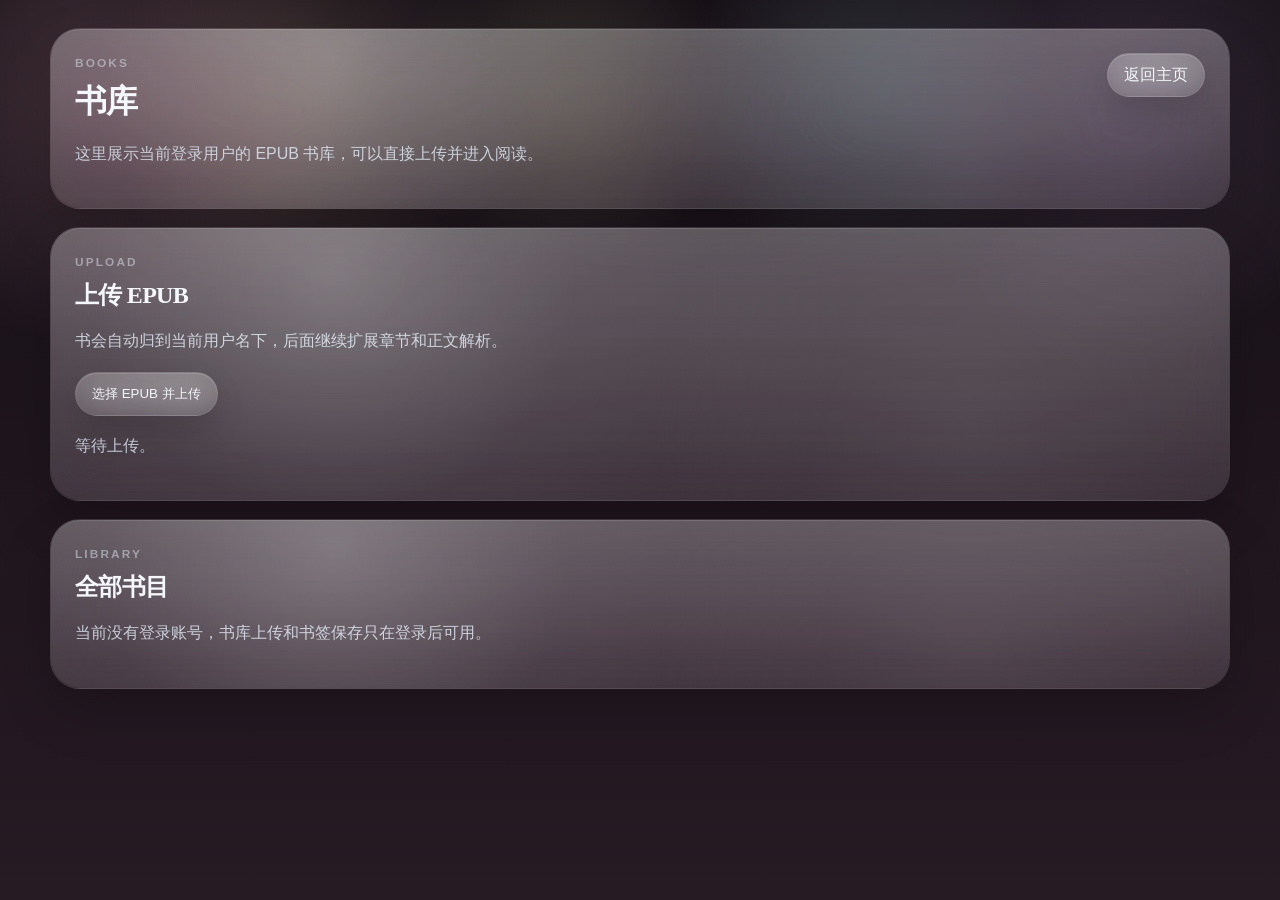
<file: books/index.html>
<!DOCTYPE html>
<html lang="zh-CN">
  <head>
    <meta charset="UTF-8" />
    <meta name="viewport" content="width=device-width, initial-scale=1.0" />
    <meta name="description" content="书库页 for Wan Start Page." />
    <title>书库 | Wan Start Page</title>
    <link rel="icon" type="image/svg+xml" href="../assets/icons/favicon.svg" />
    <link rel="stylesheet" href="./styles.css" />
  </head>
  <body>
    <main class="books-page">
      <header class="books-header glass-panel">
        <div>
          <p class="eyebrow" id="booksHeaderEyebrow">BOOKS</p>
          <h1 id="booksHeaderTitle">书库</h1>
          <p class="books-copy" id="booksHeaderCopy">这里展示当前登录用户的 EPUB 书库，可以直接上传并进入阅读。</p>
        </div>
        <div class="books-actions">
          <a class="books-link" id="booksBackHomeLink" href="../index.html">返回主页</a>
        </div>
      </header>

      <section class="books-upload-stage glass-panel">
        <div class="section-heading">
          <div>
            <p class="eyebrow">UPLOAD</p>
            <h2>上传 EPUB</h2>
          </div>
          <p class="books-copy">书会自动归到当前用户名下，后面继续扩展章节和正文解析。</p>
        </div>
        <div class="books-upload-actions">
          <input id="booksUploadInput" type="file" accept=".epub,application/epub+zip" hidden />
          <button id="booksUploadButton" class="books-link" type="button">选择 EPUB 并上传</button>
        </div>
        <p id="booksUploadResult" class="books-copy">等待上传。</p>
      </section>

      <section class="books-library-stage glass-panel">
          <div class="section-heading">
            <div>
              <p class="eyebrow" id="booksLibraryEyebrow">LIBRARY</p>
              <h2 id="booksLibraryTitle">全部书目</h2>
            </div>
          </div>
          <div id="booksList" class="books-list"></div>
      </section>
    </main>

    <div id="bookPreviewModal" class="book-preview-modal" aria-hidden="true">
      <div class="book-preview-backdrop" id="bookPreviewBackdrop"></div>
      <section class="book-preview-panel glass-panel" role="dialog" aria-modal="true" aria-labelledby="booksTitle">
        <button id="bookPreviewClose" class="book-preview-close" type="button" aria-label="关闭书籍预览">关闭</button>
        <div class="section-heading">
          <div>
            <p class="eyebrow" id="booksPreviewEyebrow">PREVIEW</p>
            <h2 id="booksTitle">加载中</h2>
          </div>
        </div>
        <p id="booksSummary" class="books-summary">正在读取书库信息。</p>
        <div id="booksMeta" class="books-meta"></div>
        <div id="booksContent" class="books-content"></div>
        <a id="booksReaderLink" class="books-reader-link" href="./reader.html">进入阅读页</a>
      </section>
    </div>

    <script src="./script.js"></script>
  </body>
</html>
</file>
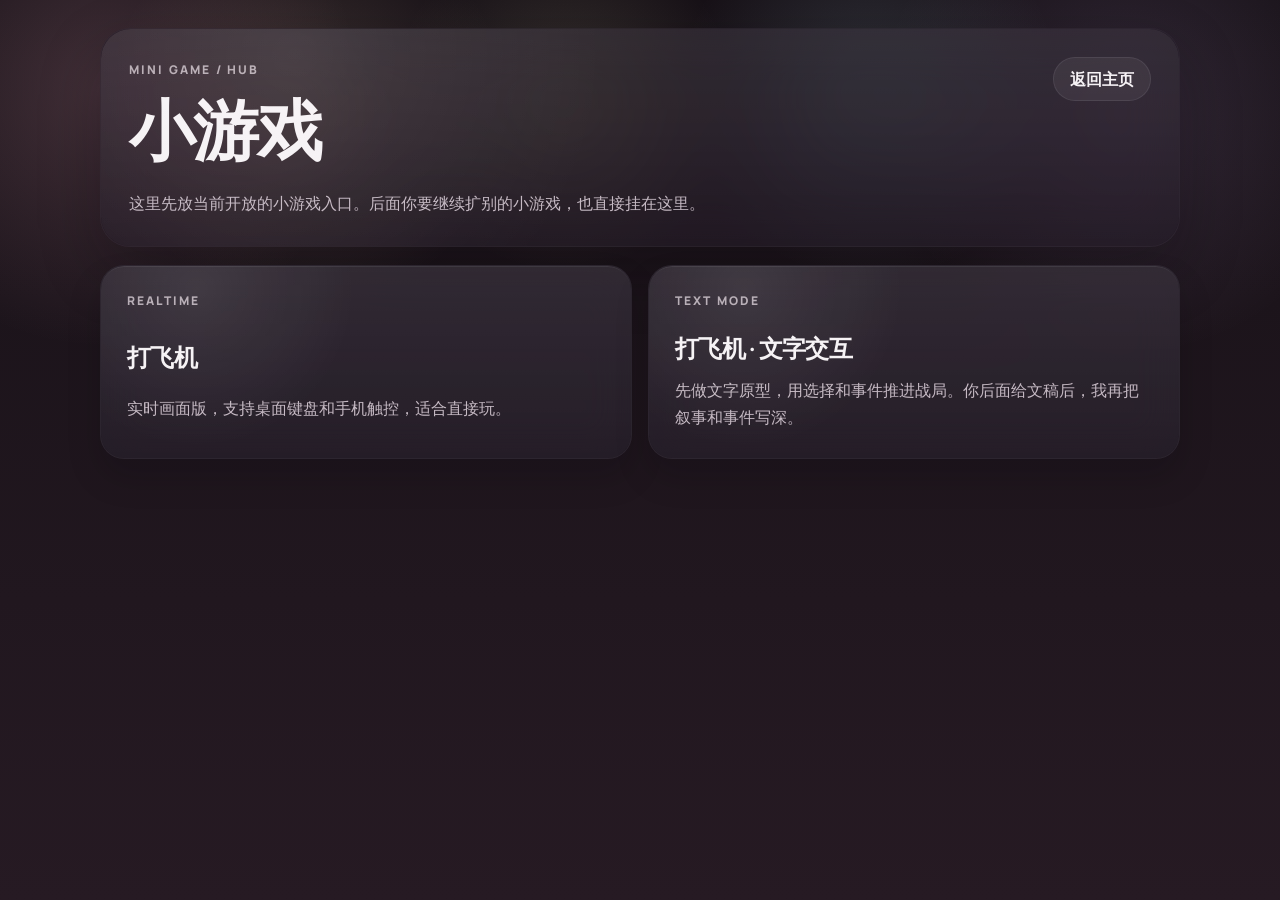
<file: games/index.html>
<!DOCTYPE html>
<html lang="zh-CN">
  <head>
    <meta charset="UTF-8" />
    <meta name="viewport" content="width=device-width, initial-scale=1.0" />
    <meta name="description" content="Game hub for Wan start page." />
    <title>小游戏 | Wan Start Page</title>
    <link rel="preconnect" href="https://fonts.googleapis.com" />
    <link rel="preconnect" href="https://fonts.gstatic.com" crossorigin />
    <link
      href="https://fonts.googleapis.com/css2?family=Manrope:wght@400;500;700;800&family=Fraunces:opsz,wght@9..144,600;9..144,700&display=swap"
      rel="stylesheet"
    />
    <link rel="icon" type="image/svg+xml" href="../assets/icons/favicon.svg" />
    <link rel="stylesheet" href="./games-hub.css" />
  </head>
  <body>
    <main class="hub-page">
      <header class="hub-header panel">
        <div>
          <p class="eyebrow">MINI GAME / HUB</p>
          <h1>小游戏</h1>
          <p class="hub-copy">这里先放当前开放的小游戏入口。后面你要继续扩别的小游戏，也直接挂在这里。</p>
        </div>
        <a class="back-link" href="../index.html">返回主页</a>
      </header>

      <section class="hub-grid">
        <a class="game-tile panel" href="./shooter.html">
          <span class="mini-label">REALTIME</span>
          <strong>打飞机</strong>
          <p>实时画面版，支持桌面键盘和手机触控，适合直接玩。</p>
        </a>

        <a class="game-tile panel" href="./text-shooter.html" hidden aria-hidden="true">
          <span class="mini-label">TEXT MODE</span>
          <strong>打飞机 · 文字交互</strong>
          <p>先做文字原型，用选择和事件推进战局。你后面给文稿后，我再把叙事和事件写深。</p>
        </a>
      </section>
    </main>
  </body>
</html>
</file>
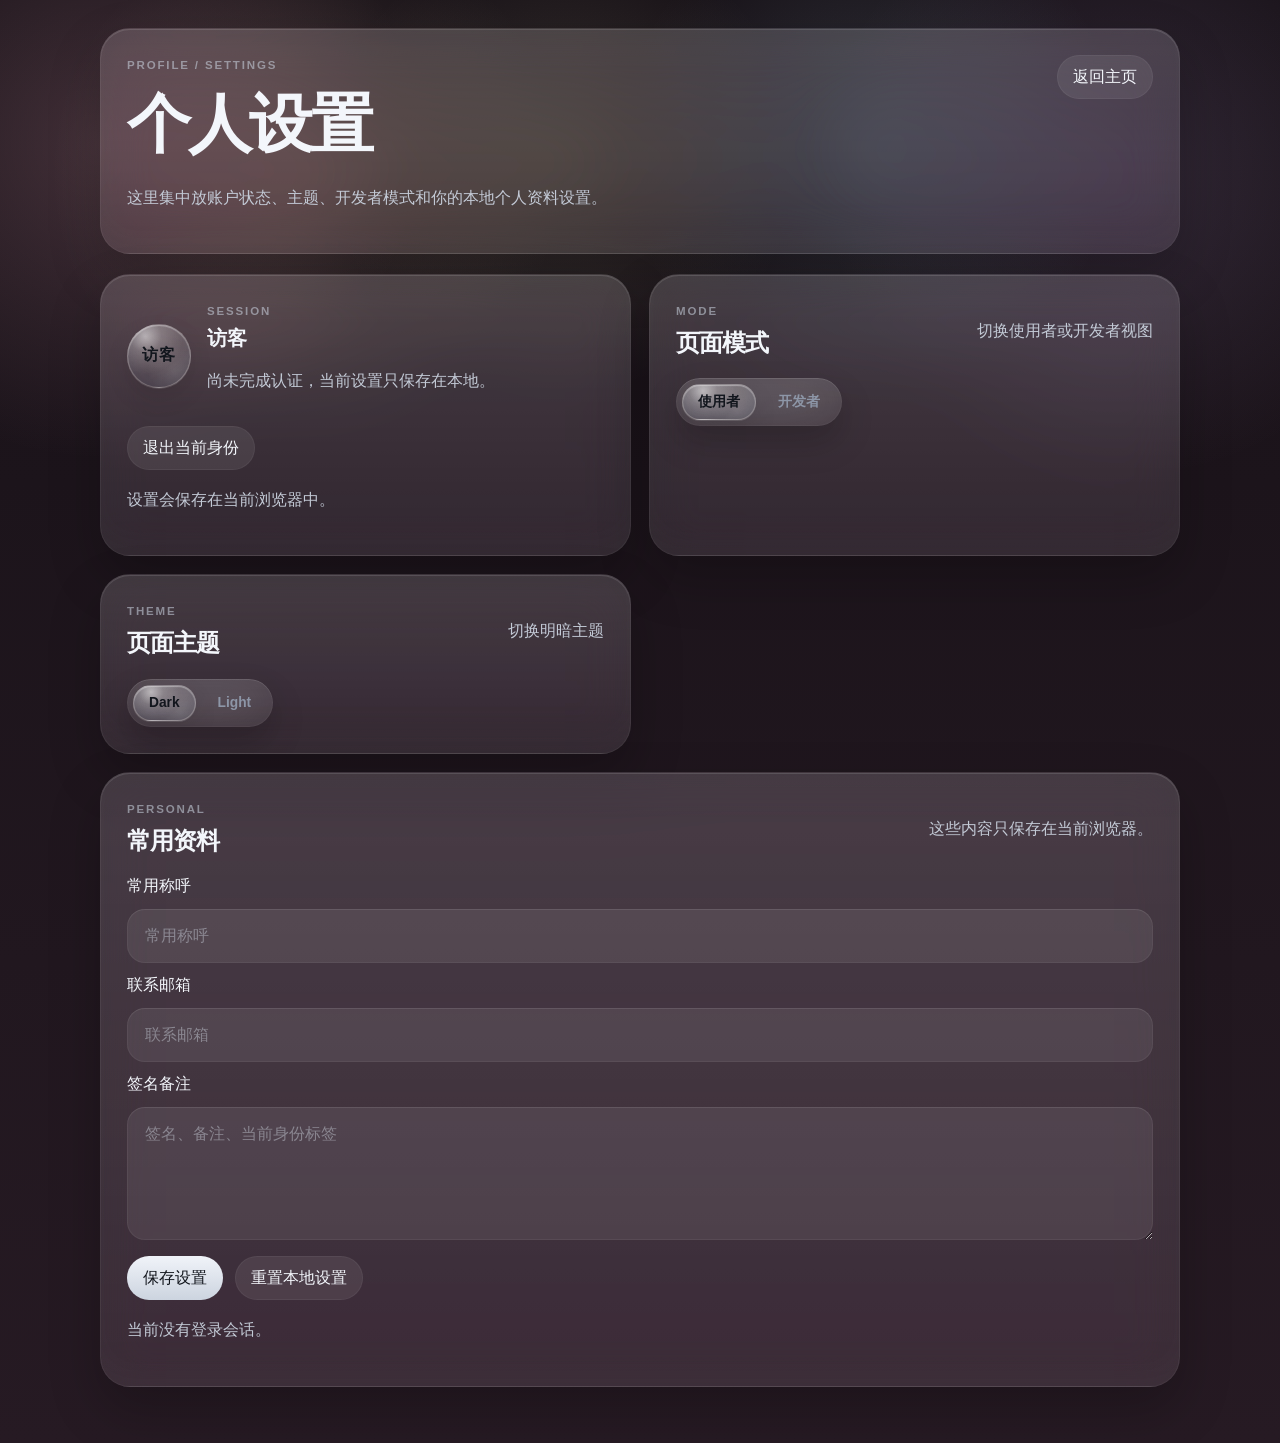
<file: personal/index.html>
<!DOCTYPE html>
<html lang="zh-CN">
  <head>
    <meta charset="UTF-8" />
    <meta name="viewport" content="width=device-width, initial-scale=1.0" />
    <meta name="description" content="Personal settings for Wan Start Page." />
    <title>个人设置 | Wan Start Page</title>
    <link rel="icon" type="image/svg+xml" href="../assets/icons/favicon.svg" />
    <link rel="stylesheet" href="./styles.css" />
  </head>
  <body>
    <main class="personal-page">
      <header class="personal-header glass-card">
        <div class="personal-header-copy">
          <p class="eyebrow">PROFILE / SETTINGS</p>
          <h1>个人设置</h1>
          <p class="personal-copy">这里集中放账户状态、主题、开发者模式和你的本地个人资料设置。</p>
        </div>
        <div class="personal-header-actions">
          <a class="subtle-link" href="../index.html">返回主页</a>
        </div>
      </header>

      <section class="personal-grid">
        <article class="glass-card settings-card">
          <div class="settings-account">
            <span id="settingsAvatarInitials" class="settings-avatar-initials">WA</span>
            <div>
              <span class="mini-label">SESSION</span>
              <strong id="settingsAccountName" class="settings-account-name">未登录</strong>
              <p id="settingsAccountMeta" class="settings-account-meta">完成认证后，这里会显示当前用户状态。</p>
            </div>
          </div>

          <div class="settings-actions">
            <button id="personalLogoutButton" class="subtle-button" type="button">退出当前身份</button>
          </div>
          <p id="personalResultText" class="settings-result">设置会保存在当前浏览器中。</p>
        </article>

        <article class="glass-card settings-card">
          <div class="settings-block-head">
            <div>
              <span class="mini-label">MODE</span>
              <h2>页面模式</h2>
            </div>
            <p class="settings-tip">切换使用者或开发者视图</p>
          </div>
          <div class="mode-switch" role="group" aria-label="页面模式切换">
            <span class="segment-highlight" aria-hidden="true"></span>
            <button id="userModeButton" class="mode-button is-active" type="button" aria-pressed="true">使用者</button>
            <button id="developerModeButton" class="mode-button" type="button" aria-pressed="false">开发者</button>
          </div>
        </article>

        <article class="glass-card settings-card">
          <div class="settings-block-head">
            <div>
              <span class="mini-label">THEME</span>
              <h2>页面主题</h2>
            </div>
            <p class="settings-tip">切换明暗主题</p>
          </div>
          <div class="theme-switch" role="group" aria-label="主题切换">
            <span class="segment-highlight" aria-hidden="true"></span>
            <button id="themeDarkButton" class="theme-button is-active" type="button" aria-pressed="true">Dark</button>
            <button id="themeLightButton" class="theme-button" type="button" aria-pressed="false">Light</button>
          </div>
        </article>

        <article class="glass-card settings-card settings-form-card">
          <div class="settings-block-head">
            <div>
              <span class="mini-label">PERSONAL</span>
              <h2>常用资料</h2>
            </div>
            <p class="settings-tip">这些内容只保存在当前浏览器。</p>
          </div>

          <div class="settings-form-grid">
            <label class="sr-only" for="settingsPreferredNameInput">常用称呼</label>
            <input id="settingsPreferredNameInput" class="settings-input" type="text" placeholder="常用称呼" autocomplete="nickname" />

            <label class="sr-only" for="settingsEmailInput">联系邮箱</label>
            <input id="settingsEmailInput" class="settings-input" type="email" placeholder="联系邮箱" autocomplete="email" />

            <label class="sr-only" for="settingsSignatureInput">签名备注</label>
            <textarea id="settingsSignatureInput" class="settings-textarea" rows="4" placeholder="签名、备注、当前身份标签"></textarea>
          </div>

          <div class="settings-actions">
            <button id="settingsSaveButton" class="primary-button" type="button">保存设置</button>
            <button id="settingsResetButton" class="subtle-button" type="button">重置本地设置</button>
          </div>
          <p id="settingsResultText" class="settings-result">等待操作。</p>
        </article>
      </section>
    </main>

    <script src="./script.js"></script>
  </body>
</html>
</file>
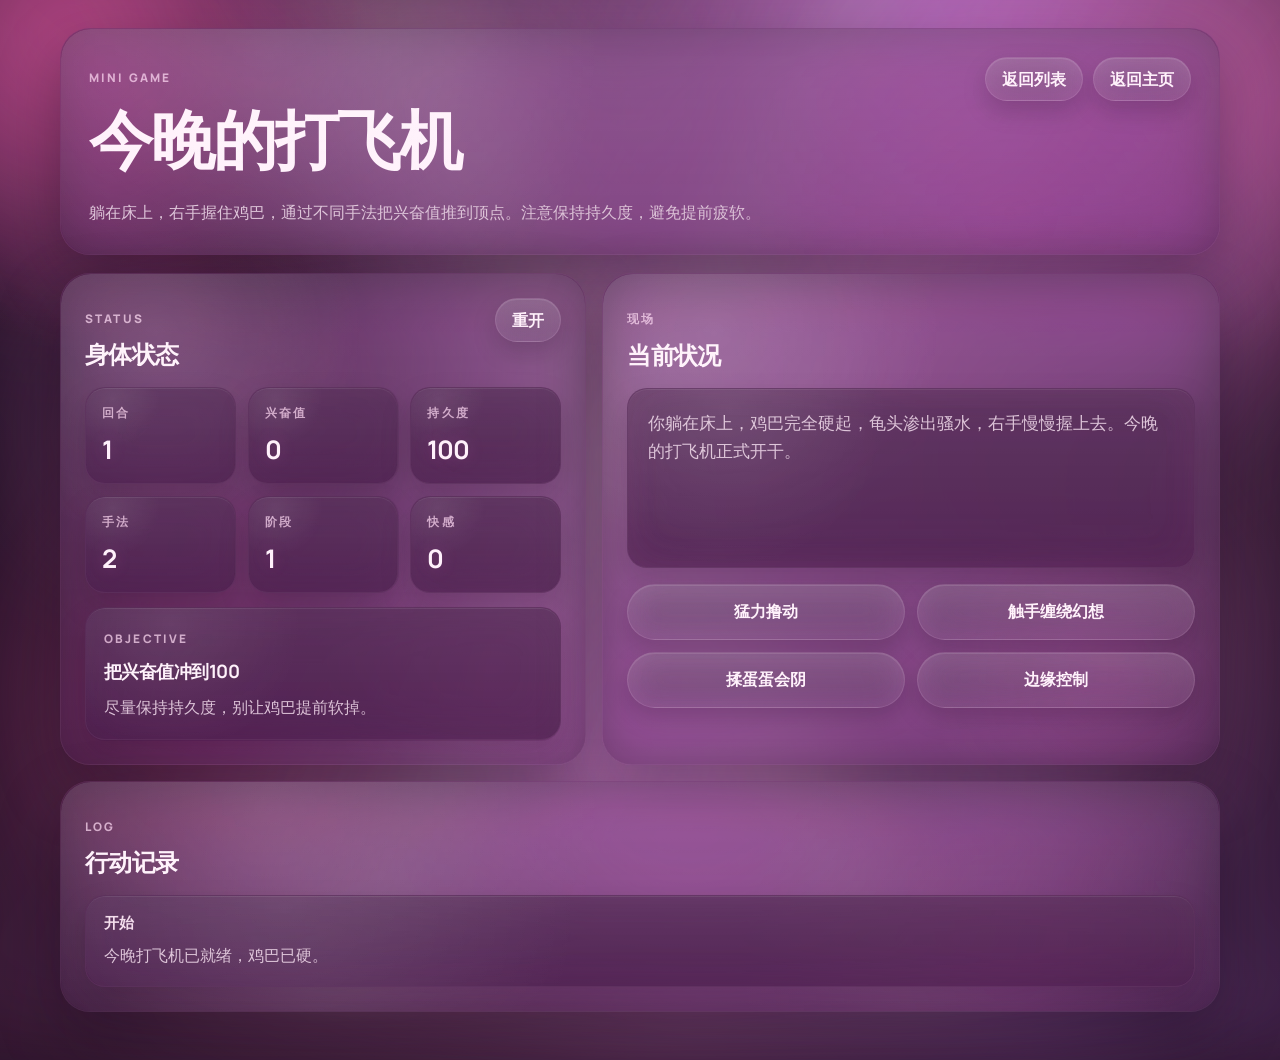
<file: games/text-shooter.html>
<!DOCTYPE html>
<html lang="zh-CN">
  <head>
    <meta charset="UTF-8" />
    <meta name="viewport" content="width=device-width, initial-scale=1.0" />
    <meta name="description" content="打飞机文字交互小游戏" />
    <title>打飞机 · 文字交互</title>
    <link rel="preconnect" href="https://fonts.googleapis.com" />
    <link rel="preconnect" href="https://fonts.gstatic.com" crossorigin />
    <link href="https://fonts.googleapis.com/css2?family=Manrope:wght@400;500;700;800&family=Fraunces:opsz,wght@9..144,600;9..144,700&display=swap" rel="stylesheet" />
    <link rel="icon" type="image/svg+xml" href="../assets/icons/favicon.svg" />
    <link rel="stylesheet" href="./text-shooter.css" />
  </head>
  <body>
    <div class="club-light-layer club-light-layer-a" aria-hidden="true"></div>
    <div class="club-light-layer club-light-layer-b" aria-hidden="true"></div>
    <div class="club-light-layer club-light-layer-c" aria-hidden="true"></div>
    <div class="club-strobe-layer" aria-hidden="true"></div>
    <div class="club-beam-layer club-beam-layer-a" aria-hidden="true"></div>
    <div class="club-beam-layer club-beam-layer-b" aria-hidden="true"></div>
    <main class="text-game-page">
      <header class="page-header panel">
        <div>
          <p class="eyebrow">MINI GAME</p>
          <h1>今晚的打飞机</h1>
          <p class="page-copy">躺在床上，右手握住鸡巴，通过不同手法把兴奋值推到顶点。注意保持持久度，避免提前疲软。</p>
        </div>
        <div class="header-actions">
          <a class="back-link" href="./index.html">返回列表</a>
          <a class="back-link" href="../index.html">返回主页</a>
        </div>
      </header>
      <section class="text-game-grid">
        <article class="panel status-panel">
          <div class="section-heading">
            <div>
              <p class="eyebrow">STATUS</p>
              <h2>身体状态</h2>
            </div>
            <button id="textShooterRestart" class="pill-button" type="button">重开</button>
          </div>
          <div class="status-grid">
            <div class="status-cell">
              <span class="status-label">回合</span>
              <strong id="turnValue">1</strong>
            </div>
            <div class="status-cell">
              <span class="status-label">兴奋值</span>
              <strong id="hpValue">0</strong>
            </div>
            <div class="status-cell">
              <span class="status-label">持久度</span>
              <strong id="shieldValue">100</strong>
            </div>
            <div class="status-cell">
              <span class="status-label">手法</span>
              <strong id="ammoValue">2</strong>
            </div>
            <div class="status-cell">
              <span class="status-label">阶段</span>
              <strong id="waveValue">1</strong>
            </div>
            <div class="status-cell">
              <span class="status-label">快感</span>
              <strong id="scoreValue">0</strong>
            </div>
          </div>
          <div class="objective-card">
            <span class="mini-label">OBJECTIVE</span>
            <strong id="objectiveTitle">把兴奋值冲到 100</strong>
            <p id="objectiveMeta">同时尽量保持持久度，避免提前疲软。</p>
          </div>
        </article>
        <article class="panel battle-panel">
          <div class="section-heading">
            <div>
              <p class="eyebrow">现场</p>
              <h2>当前状况</h2>
            </div>
          </div>
          <div id="narrativeBox" class="narrative-box">
            你躺在床上，鸡巴已经半硬，右手慢慢握了上去。今晚的打飞机时间开始。
          </div>
          <div class="action-grid">
            <button class="action-button" type="button" data-action="shoot">猛力撸动</button>
            <button class="action-button" type="button" data-action="evade">边缘控制</button>
            <button class="action-button" type="button" data-action="focus">精细龟头</button>
            <button class="action-button" type="button" data-action="charge">加润滑幻想</button>
          </div>
        </article>
        <article class="panel log-panel">
          <div class="section-heading">
            <div>
              <p class="eyebrow">LOG</p>
              <h2>行动记录</h2>
            </div>
          </div>
          <div id="textShooterLog" class="log-list"></div>
        </article>
      </section>
    </main>
    <script src="./text-shooter.js"></script>
  </body>
</html>
</file>
<file: books/styles.css>
:root {
  --bg: #171117;
  --bg-2: #261a23;
  --surface: rgba(29, 35, 46, 0.62);
  --text: #f3f6fb;
  --muted: #c3cad6;
  --line: rgba(255, 255, 255, 0.06);
  --shadow: 0 18px 50px rgba(0, 0, 0, 0.28);
  --radius-xl: 30px;
  --radius-lg: 24px;
  --liquid-fill: linear-gradient(180deg, rgba(255, 255, 255, 0.14), rgba(255, 255, 255, 0.04)), rgba(255, 255, 255, 0.05);
  --liquid-border: rgba(255, 255, 255, 0.06);
  --liquid-shadow: 0 22px 52px rgba(0, 0, 0, 0.2), inset 0 1px 0 rgba(255, 255, 255, 0.12), inset 0 -18px 28px rgba(255, 255, 255, 0.02);
  --reader-paper: linear-gradient(180deg, rgba(255, 255, 255, 0.94), rgba(250, 248, 246, 0.98));
}

body[data-theme="dark"] {
  --reader-paper: linear-gradient(180deg, rgba(12, 15, 20, 0.98), rgba(16, 20, 28, 0.99));
}

* { box-sizing: border-box; }

body {
  margin: 0;
  min-height: 100vh;
  color: var(--text);
  font-family: "Manrope", sans-serif;
  background:
    radial-gradient(circle at 8% 10%, rgba(255, 180, 198, 0.18), transparent 18%),
    radial-gradient(circle at 24% 12%, rgba(255, 215, 178, 0.16), transparent 16%),
    radial-gradient(circle at 44% 11%, rgba(245, 240, 182, 0.14), transparent 16%),
    radial-gradient(circle at 68% 10%, rgba(182, 225, 243, 0.15), transparent 16%),
    radial-gradient(circle at 88% 12%, rgba(219, 187, 255, 0.13), transparent 18%),
    linear-gradient(180deg, var(--bg) 0%, var(--bg-2) 100%);
}

.books-page {
  max-width: 1220px;
  margin: 0 auto;
  padding: 28px 20px 48px;
}

.glass-panel {
  position: relative;
  background: var(--liquid-fill);
  border: 1px solid var(--liquid-border);
  border-radius: var(--radius-xl);
  box-shadow: var(--liquid-shadow);
  backdrop-filter: blur(24px) saturate(150%);
  -webkit-backdrop-filter: blur(24px) saturate(150%);
  overflow: hidden;
}

.glass-panel::before {
  content: "";
  position: absolute;
  inset: 0;
  border-radius: inherit;
  background:
    radial-gradient(circle at 24% 18%, rgba(255, 255, 255, 0.24), rgba(255, 255, 255, 0.06) 26%, transparent 56%),
    radial-gradient(circle at 78% 74%, rgba(255, 255, 255, 0.08), transparent 34%),
    linear-gradient(180deg, rgba(255, 255, 255, 0.12), rgba(255, 255, 255, 0.02));
  pointer-events: none;
}

.books-header,
.books-upload-stage,
.books-library-stage,
.books-reader {
  padding: 24px;
}

.books-header {
  display: flex;
  justify-content: space-between;
  align-items: start;
  gap: 18px;
}

.books-library-stage {
  margin-top: 18px;
}

.books-upload-stage {
  margin-top: 18px;
}

.eyebrow {
  margin: 0 0 10px;
  display: inline-block;
  letter-spacing: 0.18em;
  text-transform: uppercase;
  font-size: 0.74rem;
  color: rgba(198, 206, 219, 0.58);
  font-weight: 800;
}

.books-header h1,
.section-heading h2 {
  margin: 0;
  font-family: "Fraunces", serif;
  letter-spacing: -0.03em;
}

.books-copy,
.books-summary,
.books-content,
.books-content p {
  color: var(--muted);
  line-height: 1.78;
}

.books-meta {
  display: flex;
  flex-wrap: wrap;
  gap: 10px;
  margin: 18px 0 0;
}

.book-meta-chip {
  display: inline-flex;
  align-items: center;
  min-height: 36px;
  padding: 0 14px;
  border-radius: 16px;
  background: rgba(255, 255, 255, 0.08);
  border: 1px solid rgba(255, 255, 255, 0.06);
  box-shadow: inset 0 1px 0 rgba(255, 255, 255, 0.08);
  backdrop-filter: blur(18px) saturate(140%);
  -webkit-backdrop-filter: blur(18px) saturate(140%);
  color: var(--text);
  font-size: 0.92rem;
}

.books-actions {
  display: flex;
  gap: 12px;
  flex-wrap: wrap;
}

.books-upload-actions {
  display: flex;
  gap: 12px;
  flex-wrap: wrap;
  margin-top: 6px;
}

.reader-info-heading {
  display: flex;
  align-items: start;
  justify-content: space-between;
  gap: 16px;
  margin-top: 18px;
}

.reader-info-heading .books-actions {
  flex: 0 0 auto;
  flex-wrap: nowrap;
  justify-content: flex-end;
  margin-top: 42px;
}

.books-link {
  display: inline-flex;
  align-items: center;
  justify-content: center;
  min-height: 44px;
  padding: 0 16px;
  border-radius: 999px;
  border: 1px solid var(--liquid-border);
  color: var(--text);
  text-decoration: none;
  background: var(--liquid-fill);
  box-shadow: 0 14px 30px rgba(0, 0, 0, 0.14), inset 0 1px 0 rgba(255, 255, 255, 0.12);
  backdrop-filter: blur(20px) saturate(148%);
  -webkit-backdrop-filter: blur(20px) saturate(148%);
}

.books-list {
  display: grid;
  gap: 12px;
  grid-template-columns: repeat(2, minmax(0, 1fr));
}

.book-item {
  display: grid;
  gap: 10px;
  padding: 18px;
  border-radius: var(--radius-lg);
  background: var(--liquid-fill);
  border: 1px solid var(--liquid-border);
  box-shadow: 0 16px 32px rgba(0, 0, 0, 0.14), inset 0 1px 0 rgba(255, 255, 255, 0.12);
  backdrop-filter: blur(22px) saturate(148%);
  -webkit-backdrop-filter: blur(22px) saturate(148%);
  text-align: left;
  color: var(--text);
  cursor: pointer;
  transition:
    transform 180ms ease,
    background 180ms ease,
    box-shadow 180ms ease,
    border-color 180ms ease;
}

.book-item:hover,
.book-item:focus-visible,
.book-item.is-active {
  transform: translateY(-2px);
  background:
    radial-gradient(circle at 24% 18%, rgba(255, 255, 255, 0.28), rgba(255, 255, 255, 0.08) 24%, transparent 54%),
    linear-gradient(180deg, rgba(255, 255, 255, 0.16), rgba(255, 255, 255, 0.05)),
    rgba(255, 255, 255, 0.08);
  border-color: rgba(255, 255, 255, 0.12);
  box-shadow: 0 18px 36px rgba(0, 0, 0, 0.16), inset 0 1px 0 rgba(255, 255, 255, 0.14);
}

.book-item:focus-visible {
  outline: none;
}

.book-item-top {
  display: flex;
  align-items: start;
  justify-content: space-between;
  gap: 12px;
}

.book-item-title {
  margin: 0;
  font-size: 1.02rem;
  line-height: 1.35;
}

.book-item-author,
.book-item-summary,
.book-item-note {
  margin: 0;
  color: var(--muted);
}

.book-item-status {
  display: inline-flex;
  align-items: center;
  min-height: 30px;
  padding: 0 10px;
  border-radius: 999px;
  background: rgba(255, 255, 255, 0.08);
  border: 1px solid rgba(255, 255, 255, 0.05);
  box-shadow: inset 0 1px 0 rgba(255, 255, 255, 0.05);
  backdrop-filter: blur(16px) saturate(138%);
  -webkit-backdrop-filter: blur(16px) saturate(138%);
  color: var(--text);
  font-size: 0.82rem;
  white-space: nowrap;
}

.book-item-tags {
  display: flex;
  flex-wrap: wrap;
  gap: 8px;
}

.book-item-tag {
  display: inline-flex;
  align-items: center;
  min-height: 28px;
  padding: 0 10px;
  border-radius: 999px;
  background: rgba(255, 255, 255, 0.06);
  border: 1px solid rgba(255, 255, 255, 0.05);
  backdrop-filter: blur(14px) saturate(135%);
  -webkit-backdrop-filter: blur(14px) saturate(135%);
  color: var(--muted);
  font-size: 0.8rem;
}

.books-reader-link {
  display: inline-flex;
  align-items: center;
  justify-content: center;
  min-height: 48px;
  margin-top: 22px;
  padding: 0 18px;
  border-radius: 18px;
  border: 1px solid var(--liquid-border);
  background: var(--liquid-fill);
  color: var(--text);
  text-decoration: none;
  box-shadow:
    0 12px 24px rgba(0, 0, 0, 0.1),
    inset 0 1px 0 rgba(255, 255, 255, 0.06);
  backdrop-filter: blur(20px) saturate(148%);
  -webkit-backdrop-filter: blur(20px) saturate(148%);
}

.book-preview-modal {
  position: fixed;
  inset: 0;
  z-index: 20;
  display: grid;
  place-items: center;
  padding: 24px;
  opacity: 0;
  pointer-events: none;
  transition: opacity 180ms ease;
}

.book-preview-modal.is-open {
  opacity: 1;
  pointer-events: auto;
}

.book-preview-backdrop {
  position: absolute;
  inset: 0;
  background: rgba(8, 10, 16, 0.48);
  backdrop-filter: blur(14px) saturate(140%);
  -webkit-backdrop-filter: blur(14px) saturate(140%);
}

.book-preview-panel {
  position: relative;
  z-index: 1;
  width: min(720px, calc(100vw - 32px));
  padding: 24px;
}

.book-preview-close {
  position: absolute;
  top: 16px;
  right: 16px;
  display: inline-flex;
  align-items: center;
  justify-content: center;
  min-height: 40px;
  padding: 0 14px;
  border: 1px solid var(--liquid-border);
  border-radius: 999px;
  background: var(--liquid-fill);
  box-shadow: 0 12px 22px rgba(0, 0, 0, 0.12), inset 0 1px 0 rgba(255, 255, 255, 0.12);
  backdrop-filter: blur(20px) saturate(148%);
  -webkit-backdrop-filter: blur(20px) saturate(148%);
  color: var(--text);
  font: inherit;
  cursor: pointer;
}

.books-reader-page {
  max-width: 1280px;
  padding-top: 6px;
}

.books-reader-page .reader-stage {
  padding: 12px 24px 24px;
}

.reader-shell {
  position: relative;
  margin-top: 0;
  padding: 14px;
  border-radius: calc(var(--radius-lg) + 2px);
  background:
    radial-gradient(circle at 24% 18%, rgba(255, 255, 255, 0.2), rgba(255, 255, 255, 0.04) 24%, transparent 54%),
    linear-gradient(180deg, rgba(255, 255, 255, 0.12), rgba(255, 255, 255, 0.03)),
    rgba(255, 255, 255, 0.04);
  border: 1px solid rgba(255, 255, 255, 0.06);
  box-shadow:
    0 16px 34px rgba(0, 0, 0, 0.14),
    inset 0 1px 0 rgba(255, 255, 255, 0.12);
  backdrop-filter: blur(20px) saturate(148%);
  -webkit-backdrop-filter: blur(20px) saturate(148%);
}

.reader-shell-interactive {
  cursor: pointer;
  outline: none;
}

.reader-shell-interactive:focus-visible {
  box-shadow:
    0 16px 34px rgba(0, 0, 0, 0.14),
    inset 0 1px 0 rgba(255, 255, 255, 0.12),
    0 0 0 1px rgba(255, 255, 255, 0.08);
}

.reader-hotspot {
  position: absolute;
  top: 14px;
  bottom: 14px;
  width: calc(50% - 7px);
  border: 0;
  background: transparent;
  cursor: pointer;
  z-index: 2;
  -webkit-tap-highlight-color: transparent;
}

.reader-hotspot-left {
  left: 14px;
}

.reader-hotspot-right {
  right: 14px;
}

.reader-viewport {
  width: 100%;
  height: 72vh;
  min-height: 720px;
  border-radius: var(--radius-lg);
  overflow: hidden;
  background: var(--reader-paper);
  box-shadow:
    inset 0 1px 0 rgba(255, 255, 255, 0.8),
    0 18px 38px rgba(0, 0, 0, 0.16);
}

.reader-status {
  margin: 16px 0 0;
  color: var(--muted);
  line-height: 1.72;
}

.reader-bookmark-actions {
  display: flex;
  gap: 12px;
  flex-wrap: wrap;
  margin-top: 12px;
}

.reader-bookmark-hint {
  margin: 10px 0 0;
  color: var(--muted);
  line-height: 1.72;
}

.reader-bookmarks {
  margin-top: 22px;
}

.reader-bookmarks-list {
  display: grid;
  gap: 12px;
  grid-template-columns: repeat(2, minmax(0, 1fr));
}

.reader-bookmark-item {
  display: grid;
  gap: 6px;
  padding: 16px 18px;
  border-radius: var(--radius-lg);
  background: var(--liquid-fill);
  border: 1px solid var(--liquid-border);
  box-shadow:
    0 14px 30px rgba(0, 0, 0, 0.14),
    inset 0 1px 0 rgba(255, 255, 255, 0.12);
  backdrop-filter: blur(18px) saturate(148%);
  -webkit-backdrop-filter: blur(18px) saturate(148%);
  text-align: left;
  color: var(--text);
  cursor: pointer;
}

.reader-bookmark-label {
  font-weight: 700;
  letter-spacing: -0.02em;
}

.reader-bookmark-meta {
  color: var(--muted);
  font-size: 0.92rem;
}

@media (max-width: 900px) {
  .books-list { grid-template-columns: 1fr; }

  .reader-info-heading {
    flex-direction: column;
  }

  .reader-info-heading .books-actions {
    flex-wrap: wrap;
    justify-content: flex-start;
  }

  .reader-bookmarks-list {
    grid-template-columns: 1fr;
  }

  .reader-viewport {
    height: 62vh;
    min-height: 520px;
  }
}
</file>
<file: games/games-hub.css>
:root {
  --bg: #171117;
  --bg-2: #261a23;
  --surface: rgba(30, 24, 34, 0.58);
  --surface-strong: rgba(34, 27, 39, 0.74);
  --text: #f6f2f5;
  --muted: #c4b8c2;
  --line: rgba(255, 255, 255, 0.08);
  --shadow: 0 24px 60px rgba(10, 8, 12, 0.26);
  --radius-xl: 30px;
  --radius-lg: 24px;
}

* {
  box-sizing: border-box;
}

body {
  margin: 0;
  min-height: 100vh;
  color: var(--text);
  font-family: "Manrope", sans-serif;
  background:
    radial-gradient(circle at 8% 10%, rgba(255, 180, 198, 0.18), transparent 18%),
    radial-gradient(circle at 24% 12%, rgba(255, 215, 178, 0.16), transparent 16%),
    radial-gradient(circle at 44% 11%, rgba(245, 240, 182, 0.14), transparent 16%),
    radial-gradient(circle at 68% 10%, rgba(182, 225, 243, 0.15), transparent 16%),
    radial-gradient(circle at 88% 12%, rgba(219, 187, 255, 0.13), transparent 18%),
    linear-gradient(180deg, var(--bg) 0%, var(--bg-2) 100%);
}

.hub-page {
  max-width: 1120px;
  margin: 0 auto;
  padding: 28px 20px 48px;
}

.panel {
  position: relative;
  background: var(--surface);
  border: 1px solid rgba(255, 255, 255, 0.05);
  border-radius: var(--radius-xl);
  box-shadow: var(--shadow);
  backdrop-filter: blur(24px) saturate(145%);
  -webkit-backdrop-filter: blur(24px) saturate(145%);
  overflow: hidden;
}

.panel::before {
  content: "";
  position: absolute;
  inset: 0;
  border-radius: inherit;
  background:
    linear-gradient(180deg, rgba(255, 255, 255, 0.08), rgba(255, 255, 255, 0.02)),
    radial-gradient(circle at 18% 12%, rgba(255, 255, 255, 0.08), transparent 34%);
  pointer-events: none;
}

.hub-header {
  display: flex;
  justify-content: space-between;
  align-items: start;
  gap: 18px;
  padding: 28px;
}

.eyebrow,
.mini-label {
  margin: 0 0 10px;
  display: inline-block;
  font-size: 0.75rem;
  letter-spacing: 0.18em;
  text-transform: uppercase;
  color: rgba(244, 233, 240, 0.68);
  font-weight: 800;
}

.hub-header h1 {
  margin: 0;
  font-family: "Fraunces", serif;
  font-size: clamp(2.4rem, 6vw, 4.1rem);
  letter-spacing: -0.03em;
}

.hub-copy {
  margin: 14px 0 0;
  max-width: 44rem;
  color: var(--muted);
  line-height: 1.72;
}

.back-link,
.game-tile {
  color: inherit;
  text-decoration: none;
}

.back-link {
  display: inline-flex;
  align-items: center;
  justify-content: center;
  min-height: 44px;
  padding: 0 16px;
  border-radius: 999px;
  border: 1px solid var(--line);
  background: rgba(255, 255, 255, 0.06);
  font-weight: 800;
  transition: transform 180ms ease, background 180ms ease;
}

.back-link:hover,
.back-link:focus-visible,
.game-tile:hover,
.game-tile:focus-visible {
  transform: translateY(-2px);
  outline: none;
}

.hub-grid {
  display: grid;
  grid-template-columns: repeat(2, minmax(0, 1fr));
  gap: 16px;
  margin-top: 18px;
}

.game-tile {
  display: grid;
  gap: 12px;
  padding: 26px;
  border-radius: var(--radius-lg);
  background: var(--surface-strong);
  border: 1px solid rgba(255, 255, 255, 0.05);
  box-shadow:
    0 18px 34px rgba(8, 7, 10, 0.16),
    inset 0 1px 0 rgba(255, 255, 255, 0.07);
  backdrop-filter: blur(22px) saturate(140%);
  -webkit-backdrop-filter: blur(22px) saturate(140%);
  transition: transform 220ms ease, box-shadow 220ms ease, background 220ms ease;
}

.game-tile strong {
  font-size: 1.5rem;
  letter-spacing: -0.03em;
}

.game-tile p {
  margin: 0;
  color: var(--muted);
  line-height: 1.72;
}

@media (max-width: 760px) {
  .hub-page {
    padding: 18px 14px 32px;
  }

  .hub-header {
    flex-direction: column;
    padding: 20px;
  }

  .hub-grid {
    grid-template-columns: 1fr;
  }

  .game-tile {
    padding: 20px;
  }
}
</file>
<file: personal/styles.css>
:root {
  --bg: #171117;
  --bg-2: #261a23;
  --text: #f3f6fb;
  --text-soft: #c3cad6;
  --text-faint: #8d96a7;
  --focus-ring: rgba(166, 176, 193, 0.2);
  --liquid-shell-bg: linear-gradient(180deg, rgba(255, 255, 255, 0.08), rgba(255, 255, 255, 0.02)),
    rgba(255, 255, 255, 0.03);
  --liquid-shell-border: rgba(255, 255, 255, 0.035);
  --liquid-shell-highlight: rgba(255, 255, 255, 0.08);
  --liquid-shell-shadow: 0 16px 34px rgba(0, 0, 0, 0.2);
  --liquid-bubble-bg:
    radial-gradient(circle at 28% 18%, rgba(255, 255, 255, 0.52), rgba(255, 255, 255, 0.16) 24%, transparent 56%),
    radial-gradient(circle at 76% 74%, rgba(255, 255, 255, 0.12), transparent 42%),
    linear-gradient(180deg, rgba(255, 255, 255, 0.18), rgba(255, 255, 255, 0.06));
  --liquid-bubble-border: rgba(255, 255, 255, 0.22);
  --liquid-bubble-shadow:
    inset 0 1px 1px rgba(255, 255, 255, 0.36),
    inset 0 -10px 18px rgba(54, 72, 102, 0.14),
    0 10px 24px rgba(0, 0, 0, 0.1),
    0 1px 0 rgba(255, 255, 255, 0.14);
}

body[data-theme="light"] {
  --bg: #fbf2f6;
  --bg-2: #f5e7ee;
  --text: #13161b;
  --text-soft: #4a5160;
  --text-faint: #7d8593;
  --focus-ring: rgba(162, 173, 191, 0.28);
  --liquid-shell-bg: linear-gradient(180deg, rgba(255, 255, 255, 0.66), rgba(255, 255, 255, 0.42)),
    rgba(255, 255, 255, 0.34);
  --liquid-shell-border: rgba(18, 24, 33, 0.045);
  --liquid-shell-highlight: rgba(255, 255, 255, 0.46);
  --liquid-shell-shadow: 0 16px 36px rgba(21, 29, 43, 0.08);
}

* { box-sizing: border-box; }

body {
  margin: 0;
  min-height: 100vh;
  color: var(--text);
  font-family: "Manrope", sans-serif;
  background:
    radial-gradient(circle at 8% 10%, rgba(255, 180, 198, 0.18), transparent 18%),
    radial-gradient(circle at 24% 12%, rgba(255, 215, 178, 0.16), transparent 16%),
    radial-gradient(circle at 44% 11%, rgba(245, 240, 182, 0.14), transparent 16%),
    radial-gradient(circle at 68% 10%, rgba(182, 225, 243, 0.15), transparent 16%),
    radial-gradient(circle at 88% 12%, rgba(219, 187, 255, 0.13), transparent 18%),
    linear-gradient(180deg, var(--bg) 0%, var(--bg-2) 100%);
}

body,
body *:not(input):not(textarea):not([contenteditable="true"]) {
  -webkit-user-select: none;
  user-select: none;
}

input,
textarea,
[contenteditable="true"] {
  -webkit-user-select: text;
  user-select: text;
}

button,
a {
  -webkit-touch-callout: none;
  -webkit-tap-highlight-color: transparent;
}

.personal-page {
  max-width: 1120px;
  margin: 0 auto;
  padding: 28px 20px 56px;
}

.glass-card {
  position: relative;
  background:
    linear-gradient(180deg, rgba(255, 255, 255, 0.12), rgba(255, 255, 255, 0.04)),
    rgba(255, 255, 255, 0.05);
  border: 1px solid rgba(255, 255, 255, 0.06);
  border-radius: 30px;
  box-shadow:
    0 22px 52px rgba(0, 0, 0, 0.22),
    inset 0 1px 0 rgba(255, 255, 255, 0.12),
    inset 0 -18px 28px rgba(255, 255, 255, 0.02);
  backdrop-filter: blur(24px) saturate(150%);
  -webkit-backdrop-filter: blur(24px) saturate(150%);
  overflow: hidden;
}

.personal-header,
.settings-card {
  padding: 26px;
}

.personal-header {
  display: flex;
  justify-content: space-between;
  align-items: start;
  gap: 18px;
}

.eyebrow,
.mini-label {
  display: inline-block;
  margin: 0 0 10px;
  letter-spacing: 0.16em;
  text-transform: uppercase;
  font-size: 0.72rem;
  color: rgba(198, 206, 219, 0.58);
  font-weight: 800;
}

.personal-header h1,
.settings-block-head h2 {
  margin: 0;
  letter-spacing: -0.045em;
}

.personal-header h1 {
  font-size: clamp(2.4rem, 5vw, 4rem);
}

.personal-copy,
.settings-tip,
.settings-account-meta,
.settings-result {
  color: var(--text-soft);
  line-height: 1.7;
}

.subtle-link,
.subtle-button,
.primary-button,
.mode-button,
.theme-button {
  font: inherit;
}

.subtle-link,
.subtle-button,
.primary-button {
  display: inline-flex;
  align-items: center;
  justify-content: center;
  min-height: 44px;
  padding: 0 16px;
  border-radius: 999px;
  text-decoration: none;
  border: 0;
  cursor: pointer;
}

.subtle-link,
.subtle-button {
  color: var(--text);
  background: rgba(255, 255, 255, 0.08);
  box-shadow: inset 0 0 0 1px rgba(255, 255, 255, 0.05);
}

.primary-button {
  color: #11151c;
  background: linear-gradient(180deg, #f0f3f9 0%, #ccd4df 100%);
}

.personal-grid {
  display: grid;
  grid-template-columns: repeat(2, minmax(0, 1fr));
  gap: 18px;
  margin-top: 20px;
}

.settings-form-card {
  grid-column: 1 / -1;
}

.settings-account {
  display: grid;
  grid-template-columns: auto 1fr;
  gap: 16px;
  align-items: center;
}

.settings-avatar-initials {
  display: inline-flex;
  align-items: center;
  justify-content: center;
  width: 64px;
  height: 64px;
  border-radius: 999px;
  background: var(--liquid-bubble-bg);
  border: 1px solid var(--liquid-bubble-border);
  box-shadow: var(--liquid-bubble-shadow);
  color: #12161d;
  font-size: 1rem;
  font-weight: 800;
  letter-spacing: 0.08em;
}

.settings-account-name {
  display: block;
  font-size: 1.24rem;
  line-height: 1.2;
  letter-spacing: -0.02em;
}

.settings-actions {
  display: flex;
  gap: 12px;
  flex-wrap: wrap;
  margin-top: 16px;
}

.settings-block-head {
  display: flex;
  justify-content: space-between;
  gap: 14px;
  align-items: start;
}

.mode-switch,
.theme-switch {
  position: relative;
  display: inline-flex;
  gap: 6px;
  margin-top: 18px;
  padding: 6px;
  border-radius: 999px;
  background: var(--liquid-shell-bg);
  box-shadow:
    inset 0 1px 0 var(--liquid-shell-highlight),
    inset 0 0 0 1px var(--liquid-shell-border),
    var(--liquid-shell-shadow);
  backdrop-filter: blur(26px) saturate(145%);
  -webkit-backdrop-filter: blur(26px) saturate(145%);
  overflow: hidden;
}

.segment-highlight {
  position: absolute;
  top: 6px;
  left: 6px;
  width: 0;
  height: calc(100% - 12px);
  border-radius: 999px;
  background: var(--liquid-bubble-bg);
  border: 1px solid var(--liquid-bubble-border);
  box-shadow: var(--liquid-bubble-shadow);
  backdrop-filter: blur(20px) saturate(165%);
  -webkit-backdrop-filter: blur(20px) saturate(165%);
  transition: transform 440ms cubic-bezier(0.2, 0.9, 0.16, 1), width 440ms cubic-bezier(0.2, 0.9, 0.16, 1), left 440ms cubic-bezier(0.2, 0.9, 0.16, 1);
}

.mode-button,
.theme-button {
  position: relative;
  z-index: 1;
  min-height: 36px;
  padding: 0 16px;
  border: 0;
  border-radius: 999px;
  background: transparent;
  color: var(--text-faint);
  font-size: 0.86rem;
  font-weight: 700;
  cursor: pointer;
}

.mode-button.is-active,
.theme-button.is-active {
  color: #12161d;
}

.settings-form-grid {
  display: grid;
  gap: 12px;
  margin-top: 18px;
}

.settings-input,
.settings-textarea {
  width: 100%;
  border: 0;
  border-radius: 18px;
  background: rgba(255, 255, 255, 0.08);
  color: var(--text);
  font: inherit;
  box-shadow:
    inset 0 0 0 1px rgba(255, 255, 255, 0.05),
    inset 0 1px 0 rgba(255, 255, 255, 0.05);
}

.settings-input {
  min-height: 54px;
  padding: 0 18px;
}

.settings-textarea {
  min-height: 110px;
  padding: 14px 18px;
  resize: vertical;
  line-height: 1.65;
}

.settings-input::placeholder,
.settings-textarea::placeholder {
  color: rgba(205, 211, 222, 0.46);
}

@media (max-width: 860px) {
  .personal-grid {
    grid-template-columns: 1fr;
  }

  .personal-header {
    flex-direction: column;
  }
}
</file>
<file: games/text-shooter.css>
:root {
  --bg: #120812;
  --bg-2: #251127;
  --surface: rgba(55, 22, 58, 0.5);
  --surface-strong: rgba(71, 26, 72, 0.66);
  --text: #fff1fb;
  --muted: #dbc0d6;
  --line: rgba(255, 214, 242, 0.12);
  --line-strong: rgba(255, 176, 226, 0.16);
  --shadow: 0 24px 60px rgba(12, 3, 15, 0.36);
  --radius-xl: 30px;
  --radius-lg: 24px;
  --radius-md: 20px;
}
* { box-sizing: border-box; }
html,
body {
  min-height: 100%;
}

body {
  margin: 0;
  min-height: 100vh;
  position: relative;
  isolation: isolate;
  color: var(--text);
  font-family: "Manrope", sans-serif;
  background:
    radial-gradient(circle at 12% 10%, rgba(255, 88, 174, 0.28), transparent 18%),
    radial-gradient(circle at 28% 12%, rgba(255, 140, 199, 0.2), transparent 15%),
    radial-gradient(circle at 52% 10%, rgba(202, 82, 255, 0.18), transparent 16%),
    radial-gradient(circle at 76% 12%, rgba(255, 95, 188, 0.2), transparent 16%),
    radial-gradient(circle at 90% 10%, rgba(146, 86, 255, 0.18), transparent 18%),
    radial-gradient(circle at 72% 32%, rgba(255, 120, 207, 0.12), transparent 16%),
    radial-gradient(circle at 24% 34%, rgba(255, 72, 158, 0.1), transparent 18%),
    linear-gradient(180deg, var(--bg) 0%, var(--bg-2) 100%);
  overflow-x: hidden;
}

.club-light-layer {
  position: fixed;
  inset: -18vh -12vw;
  pointer-events: none;
  z-index: 0;
  filter: blur(44px);
  transform: translate3d(0, 0, 0);
  will-change: transform, opacity, filter, background-position;
  mix-blend-mode: screen;
}

.club-strobe-layer,
.club-beam-layer {
  position: fixed;
  inset: 0;
  pointer-events: none;
}

.club-strobe-layer {
  z-index: 0;
  background:
    radial-gradient(circle at 50% 18%, rgba(255, 214, 245, 0.1), transparent 22%),
    radial-gradient(circle at 14% 72%, rgba(255, 154, 222, 0.08), transparent 18%),
    radial-gradient(circle at 84% 70%, rgba(205, 124, 255, 0.08), transparent 18%);
  mix-blend-mode: screen;
  opacity: 0;
  animation: nightclub-strobe 1.1s steps(1, end) infinite;
}

.club-beam-layer {
  z-index: 0;
  inset: -12vh -18vw;
  filter: blur(18px);
  mix-blend-mode: screen;
  opacity: 0.58;
  will-change: transform, opacity;
}

.club-beam-layer-a {
  background:
    linear-gradient(118deg, transparent 38%, rgba(255, 168, 226, 0.2) 46%, rgba(255, 228, 244, 0.26) 49%, rgba(255, 168, 226, 0.18) 53%, transparent 62%);
  transform-origin: 20% 0%;
  animation: nightclub-beam-left 2.4s linear infinite alternate;
}

.club-beam-layer-b {
  background:
    linear-gradient(62deg, transparent 36%, rgba(200, 126, 255, 0.16) 45%, rgba(255, 224, 246, 0.22) 49%, rgba(200, 126, 255, 0.16) 54%, transparent 64%);
  transform-origin: 80% 0%;
  animation: nightclub-beam-right 2.1s linear infinite alternate;
}

.club-light-layer-a {
  background:
    linear-gradient(108deg, transparent 18%, rgba(255, 146, 218, 0.24) 38%, transparent 56%),
    linear-gradient(74deg, transparent 28%, rgba(214, 116, 255, 0.18) 48%, transparent 66%),
    radial-gradient(circle at 14% 16%, rgba(255, 92, 176, 0.64), transparent 18%),
    radial-gradient(circle at 38% 22%, rgba(255, 158, 215, 0.44), transparent 17%),
    radial-gradient(circle at 68% 18%, rgba(186, 82, 255, 0.46), transparent 18%),
    radial-gradient(circle at 86% 22%, rgba(255, 104, 190, 0.54), transparent 18%);
  background-size: 160% 160%, 150% 150%, auto, auto, auto, auto;
  animation:
    nightclub-drift-a 4.2s linear infinite alternate,
    nightclub-pulse-a 0.9s ease-in-out infinite;
  opacity: 1;
}

.club-light-layer-b {
  background:
    linear-gradient(132deg, transparent 18%, rgba(255, 110, 190, 0.16) 36%, transparent 56%),
    linear-gradient(40deg, transparent 24%, rgba(208, 120, 255, 0.12) 42%, transparent 58%),
    radial-gradient(circle at 22% 70%, rgba(255, 86, 168, 0.36), transparent 18%),
    radial-gradient(circle at 50% 76%, rgba(216, 110, 255, 0.32), transparent 18%),
    radial-gradient(circle at 78% 68%, rgba(255, 132, 214, 0.32), transparent 16%);
  background-size: 150% 150%, 140% 140%, auto, auto, auto;
  animation:
    nightclub-drift-b 3.1s linear infinite alternate,
    nightclub-pulse-b 0.72s ease-in-out infinite;
  opacity: 0.92;
}

.club-light-layer-c {
  inset: -10vh -8vw;
  background:
    linear-gradient(90deg, transparent 16%, rgba(255, 128, 208, 0.14) 34%, transparent 52%),
    linear-gradient(122deg, transparent 22%, rgba(205, 110, 255, 0.1) 42%, transparent 58%),
    radial-gradient(circle at 18% 48%, rgba(255, 116, 202, 0.26), transparent 16%),
    radial-gradient(circle at 82% 38%, rgba(206, 104, 255, 0.24), transparent 16%),
    radial-gradient(circle at 56% 84%, rgba(255, 88, 172, 0.18), transparent 16%);
  background-size: 150% 150%, 130% 130%, auto, auto, auto;
  filter: blur(30px);
  animation:
    nightclub-drift-c 2.1s linear infinite alternate,
    nightclub-pulse-c 0.48s ease-in-out infinite;
  opacity: 0.96;
}

.text-game-page {
  position: relative;
  z-index: 1;
  max-width: 1200px;
  margin: 0 auto;
  padding: 28px 20px 48px;
}
.panel {
  position: relative;
  background: var(--surface);
  border: 1px solid rgba(255, 214, 242, 0.08);
  border-radius: var(--radius-xl);
  box-shadow: var(--shadow);
  backdrop-filter: blur(26px) saturate(158%);
  -webkit-backdrop-filter: blur(26px) saturate(158%);
  overflow: hidden;
}
.panel::before {
  content: "";
  position: absolute;
  inset: 0;
  border-radius: inherit;
  background:
    linear-gradient(180deg, rgba(255, 255, 255, 0.1), rgba(255, 255, 255, 0.02)),
    radial-gradient(circle at 18% 12%, rgba(255, 255, 255, 0.12), transparent 34%),
    radial-gradient(circle at 82% 82%, rgba(255, 108, 202, 0.08), transparent 28%);
  pointer-events: none;
}
.page-header {
  display: flex;
  justify-content: space-between;
  align-items: start;
  gap: 18px;
  padding: 28px;
}
.header-actions {
  display: flex;
  gap: 10px;
  flex-wrap: wrap;
}
.eyebrow,
.mini-label,
.status-label {
  display: inline-block;
  letter-spacing: 0.18em;
  text-transform: uppercase;
  font-size: 0.74rem;
  color: rgba(255, 214, 242, 0.72);
  font-weight: 800;
}
.page-header h1,
.section-heading h2 {
  margin: 0;
  font-family: "Fraunces", serif;
  letter-spacing: -0.03em;
}
.page-header h1 {
  font-size: clamp(2.2rem, 5vw, 4rem);
}
.page-copy,
.objective-card p,
.log-item p,
.narrative-box {
  color: var(--muted);
  line-height: 1.72;
}
.page-copy {
  max-width: 44rem;
  margin: 14px 0 0;
}
.back-link,
.pill-button,
.action-button {
  position: relative;
  display: inline-flex;
  align-items: center;
  justify-content: center;
  min-height: 44px;
  padding: 0 16px;
  border-radius: 999px;
  border: 1px solid var(--line);
  color: var(--text);
  background:
    linear-gradient(180deg, rgba(255, 255, 255, 0.12), rgba(255, 255, 255, 0.04)),
    rgba(255, 255, 255, 0.05);
  text-decoration: none;
  font: inherit;
  font-weight: 800;
  cursor: pointer;
  box-shadow:
    inset 0 1px 0 rgba(255, 255, 255, 0.1),
    0 10px 24px rgba(16, 4, 18, 0.18);
  backdrop-filter: blur(18px) saturate(148%);
  -webkit-backdrop-filter: blur(18px) saturate(148%);
  transition: transform 180ms ease, background 180ms ease, border-color 180ms ease, box-shadow 180ms ease;
}
.back-link:hover,
.back-link:focus-visible,
.pill-button:hover,
.pill-button:focus-visible,
.action-button:hover,
.action-button:focus-visible {
  transform: translateY(-2px);
  background:
    linear-gradient(180deg, rgba(255, 255, 255, 0.16), rgba(255, 255, 255, 0.06)),
    rgba(255, 255, 255, 0.07);
  border-color: var(--line-strong);
  box-shadow:
    inset 0 1px 0 rgba(255, 255, 255, 0.14),
    0 14px 28px rgba(16, 4, 18, 0.22);
  outline: none;
}
.text-game-grid {
  display: grid;
  grid-template-columns: 0.92fr 1.08fr;
  gap: 16px;
  margin-top: 18px;
}
.status-panel,
.battle-panel,
.log-panel {
  padding: 24px;
}
.log-panel {
  grid-column: span 2;
}
.section-heading {
  display: flex;
  align-items: start;
  justify-content: space-between;
  gap: 14px;
  margin-bottom: 16px;
}
.status-grid {
  display: grid;
  grid-template-columns: repeat(3, minmax(0, 1fr));
  gap: 12px;
}
.status-cell,
.objective-card,
.narrative-box,
.log-item {
  position: relative;
  border-radius: var(--radius-md);
  background: var(--surface-strong);
  border: 1px solid rgba(255, 214, 242, 0.08);
  box-shadow:
    inset 0 1px 0 rgba(255, 255, 255, 0.08),
    0 14px 30px rgba(10, 8, 12, 0.18);
  backdrop-filter: blur(22px) saturate(148%);
  -webkit-backdrop-filter: blur(22px) saturate(148%);
}

.status-cell::before,
.objective-card::before,
.narrative-box::before,
.log-item::before {
  content: "";
  position: absolute;
  inset: 0;
  border-radius: inherit;
  background:
    linear-gradient(180deg, rgba(255, 255, 255, 0.08), rgba(255, 255, 255, 0.02)),
    radial-gradient(circle at 18% 12%, rgba(255, 255, 255, 0.08), transparent 32%);
  pointer-events: none;
}
.status-cell {
  display: grid;
  gap: 10px;
  padding: 16px;
}
.status-cell strong {
  font-size: 1.6rem;
  letter-spacing: -0.04em;
  text-shadow: 0 0 18px rgba(255, 144, 218, 0.18);
}
.objective-card {
  margin-top: 14px;
  padding: 18px;
}
.objective-card strong {
  display: block;
  margin-top: 10px;
  font-size: 1.15rem;
  letter-spacing: -0.03em;
}
.objective-card p {
  margin: 10px 0 0;
}
.narrative-box {
  min-height: 180px;
  padding: 20px;
  font-size: 1.04rem;
  box-shadow:
    inset 0 1px 0 rgba(255, 255, 255, 0.08),
    inset 0 0 40px rgba(255, 109, 194, 0.05),
    0 14px 30px rgba(10, 8, 12, 0.18);
}
.action-grid {
  display: grid;
  grid-template-columns: repeat(2, minmax(0, 1fr));
  gap: 12px;
  margin-top: 16px;
}
.action-button {
  min-height: 56px;
  color: #fff2fb;
}
.action-button.is-disabled {
  opacity: 0.56;
  pointer-events: none;
}
.log-list {
  display: grid;
  gap: 12px;
}
.log-item {
  padding: 16px 18px;
}
.log-item strong,
.log-item p {
  display: block;
}
.log-item strong {
  font-size: 0.95rem;
  letter-spacing: -0.02em;
  color: rgba(255, 232, 246, 0.94);
}
.log-item p {
  margin: 8px 0 0;
}

@keyframes nightclub-drift-a {
  0% {
    transform: translate3d(-14%, -8%, 0) scale(0.96) rotate(-4deg);
    background-position: 0% 0%, 100% 0%, 0 0, 0 0, 0 0, 0 0;
    opacity: 0.72;
  }

  50% {
    transform: translate3d(10%, 4%, 0) scale(1.16) rotate(2deg);
    background-position: 54% 18%, 50% 22%, 0 0, 0 0, 0 0, 0 0;
    opacity: 1;
  }

  100% {
    transform: translate3d(20%, -10%, 0) scale(1.24) rotate(5deg);
    background-position: 100% 32%, 0% 38%, 0 0, 0 0, 0 0, 0 0;
    opacity: 0.78;
  }
}

@keyframes nightclub-drift-b {
  0% {
    transform: translate3d(16%, 8%, 0) scale(0.98) rotate(5deg);
    background-position: 100% 0%, 0% 0%, 0 0, 0 0, 0 0;
    opacity: 0.64;
  }

  50% {
    transform: translate3d(-8%, -8%, 0) scale(1.18) rotate(-2deg);
    background-position: 48% 18%, 52% 22%, 0 0, 0 0, 0 0;
    opacity: 0.94;
  }

  100% {
    transform: translate3d(-20%, 12%, 0) scale(1.26) rotate(-6deg);
    background-position: 0% 34%, 100% 38%, 0 0, 0 0, 0 0;
    opacity: 0.72;
  }
}

@keyframes nightclub-drift-c {
  0% {
    transform: translate3d(-10%, -3%, 0) scale(0.96) rotate(-5deg);
    background-position: 0% 0%, 0 0, 0 0, 0 0;
    opacity: 0.5;
  }

  50% {
    transform: translate3d(8%, -6%, 0) scale(1.18) rotate(3deg);
    background-position: 56% 16%, 30% 12%, 0 0, 0 0, 0 0;
    opacity: 1;
  }

  100% {
    transform: translate3d(-14%, 10%, 0) scale(1.24) rotate(-4deg);
    background-position: 100% 26%, 86% 20%, 0 0, 0 0, 0 0;
    opacity: 0.56;
  }
}

@keyframes nightclub-pulse-a {
  0% {
    opacity: 0.58;
    filter: blur(40px) brightness(0.88);
  }

  20% {
    opacity: 0.94;
    filter: blur(42px) brightness(1.18);
  }

  42% {
    opacity: 0.66;
    filter: blur(46px) brightness(0.92);
  }

  68% {
    opacity: 1;
    filter: blur(38px) brightness(1.28);
  }

  100% {
    opacity: 0.62;
    filter: blur(44px) brightness(0.9);
  }
}

@keyframes nightclub-pulse-b {
  0% {
    opacity: 0.42;
    filter: blur(42px) brightness(0.82);
  }

  18% {
    opacity: 0.9;
    filter: blur(36px) brightness(1.26);
  }

  36% {
    opacity: 0.5;
    filter: blur(48px) brightness(0.86);
  }

  54% {
    opacity: 0.96;
    filter: blur(38px) brightness(1.34);
  }

  76% {
    opacity: 0.46;
    filter: blur(50px) brightness(0.78);
  }

  100% {
    opacity: 0.82;
    filter: blur(40px) brightness(1.08);
  }
}

@keyframes nightclub-pulse-c {
  0% {
    opacity: 0.34;
    filter: blur(34px) brightness(0.74);
  }

  16% {
    opacity: 0.88;
    filter: blur(28px) brightness(1.36);
  }

  32% {
    opacity: 0.28;
    filter: blur(40px) brightness(0.68);
  }

  48% {
    opacity: 0.96;
    filter: blur(26px) brightness(1.44);
  }

  64% {
    opacity: 0.22;
    filter: blur(42px) brightness(0.64);
  }

  82% {
    opacity: 0.84;
    filter: blur(30px) brightness(1.32);
  }

  100% {
    opacity: 0.3;
    filter: blur(38px) brightness(0.7);
  }
}

@keyframes nightclub-strobe {
  0%,
  8%,
  18%,
  28%,
  52%,
  72%,
  100% {
    opacity: 0;
  }

  10%,
  12% {
    opacity: 0.28;
  }

  30%,
  32% {
    opacity: 0.18;
  }

  54%,
  56% {
    opacity: 0.34;
  }

  74%,
  76% {
    opacity: 0.22;
  }
}

@keyframes nightclub-beam-left {
  0% {
    transform: translate3d(-22%, -8%, 0) rotate(-14deg) scaleX(1);
    opacity: 0.2;
  }

  50% {
    transform: translate3d(8%, 2%, 0) rotate(-4deg) scaleX(1.08);
    opacity: 0.6;
  }

  100% {
    transform: translate3d(32%, 8%, 0) rotate(8deg) scaleX(1.16);
    opacity: 0.26;
  }
}

@keyframes nightclub-beam-right {
  0% {
    transform: translate3d(24%, -10%, 0) rotate(16deg) scaleX(1);
    opacity: 0.16;
  }

  50% {
    transform: translate3d(-4%, 0, 0) rotate(4deg) scaleX(1.1);
    opacity: 0.56;
  }

  100% {
    transform: translate3d(-30%, 10%, 0) rotate(-10deg) scaleX(1.18);
    opacity: 0.24;
  }
}

@media (max-width: 900px) {
  .text-game-grid {
    grid-template-columns: 1fr;
  }
  .log-panel {
    grid-column: span 1;
  }
}
@media (max-width: 640px) {
  .text-game-page {
    padding: 18px 14px 32px;
  }

  .club-light-layer {
    filter: blur(30px);
  }

  .club-beam-layer {
    filter: blur(14px);
  }

  .club-light-layer-a {
    animation-duration: 5.4s, 1.2s;
  }

  .club-light-layer-b {
    animation-duration: 4.4s, 0.96s;
  }

  .club-light-layer-c {
    animation-duration: 3.2s, 0.66s;
  }

  .club-strobe-layer {
    animation-duration: 1.4s;
  }

  .club-beam-layer-a {
    animation-duration: 3.2s;
  }

  .club-beam-layer-b {
    animation-duration: 2.8s;
  }

  .page-header,
  .status-panel,
  .battle-panel,
  .log-panel {
    padding: 18px;
  }
  .page-header,
  .section-heading {
    flex-direction: column;
  }
  .status-grid,
  .action-grid {
    grid-template-columns: 1fr;
  }
}
</file>
